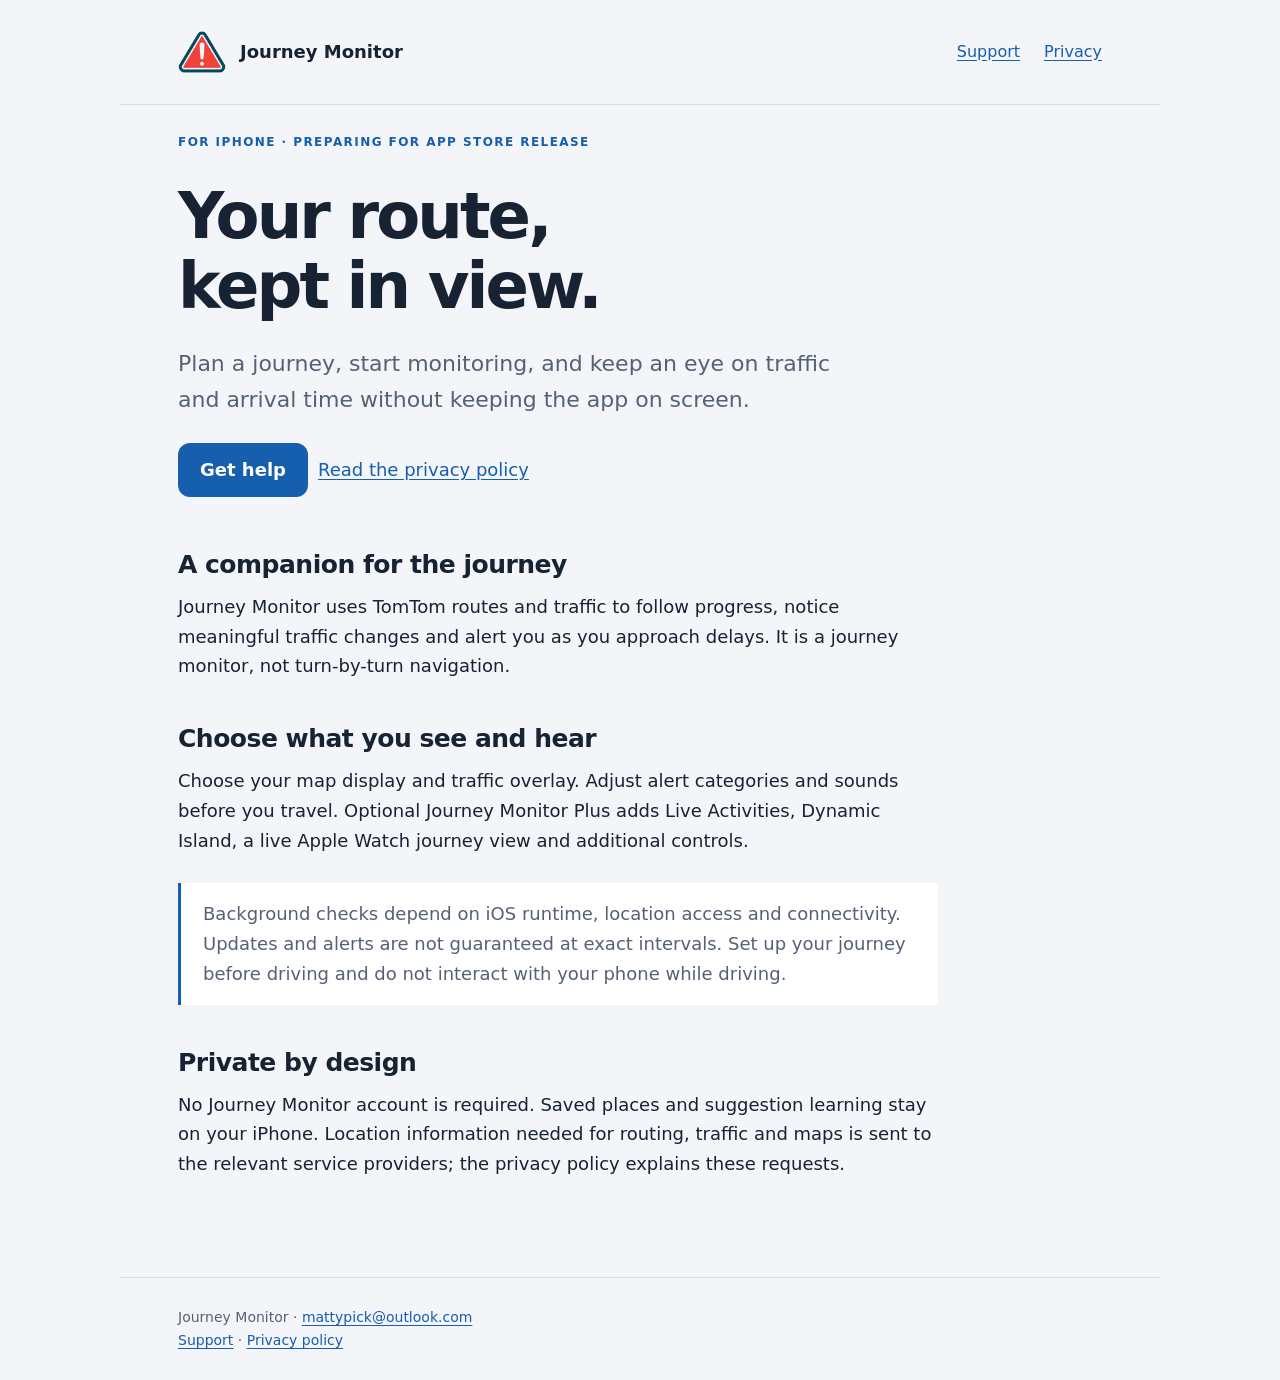
<file: index.html>
<!doctype html><html lang="en-GB"><head><meta charset="utf-8"><meta name="viewport" content="width=device-width,initial-scale=1"><title>Journey Monitor — Your route, kept in view</title><meta name="description" content="Journey Monitor support and privacy. Traffic-aware journey monitoring for iPhone, with optional Live Activity and Apple Watch features."><link rel="stylesheet" href="/style.css"><link rel="icon" href="/icon.png"></head><body><a class="skip" href="#main">Skip to content</a><header><a class="brand" href="/"><img src="/icon.png" alt="" width="48" height="48">Journey Monitor</a><nav aria-label="Main"><a href="/support/">Support</a><a href="/privacy/">Privacy</a></nav></header><main id="main"><p class="eyebrow">For iPhone · Preparing for App Store release</p><h1>Your route,<br>kept in view.</h1><p class="intro">Plan a journey, start monitoring, and keep an eye on traffic and arrival time without keeping the app on screen.</p><a class="button" href="/support/">Get help</a><a href="/privacy/">Read the privacy policy</a><article><h2>A companion for the journey</h2><p>Journey Monitor uses TomTom routes and traffic to follow progress, notice meaningful traffic changes and alert you as you approach delays. It is a journey monitor, not turn-by-turn navigation.</p><h2>Choose what you see and hear</h2><p>Choose your map display and traffic overlay. Adjust alert categories and sounds before you travel. Optional Journey Monitor Plus adds Live Activities, Dynamic Island, a live Apple Watch journey view and additional controls.</p><div class="note">Background checks depend on iOS runtime, location access and connectivity. Updates and alerts are not guaranteed at exact intervals. Set up your journey before driving and do not interact with your phone while driving.</div><h2>Private by design</h2><p>No Journey Monitor account is required. Saved places and suggestion learning stay on your iPhone. Location information needed for routing, traffic and maps is sent to the relevant service providers; the privacy policy explains these requests.</p></article></main><footer>Journey Monitor · <a href="mailto:mattypick@outlook.com">mattypick@outlook.com</a><br><a href="/support/">Support</a> · <a href="/privacy/">Privacy policy</a></footer></body></html>
</file>
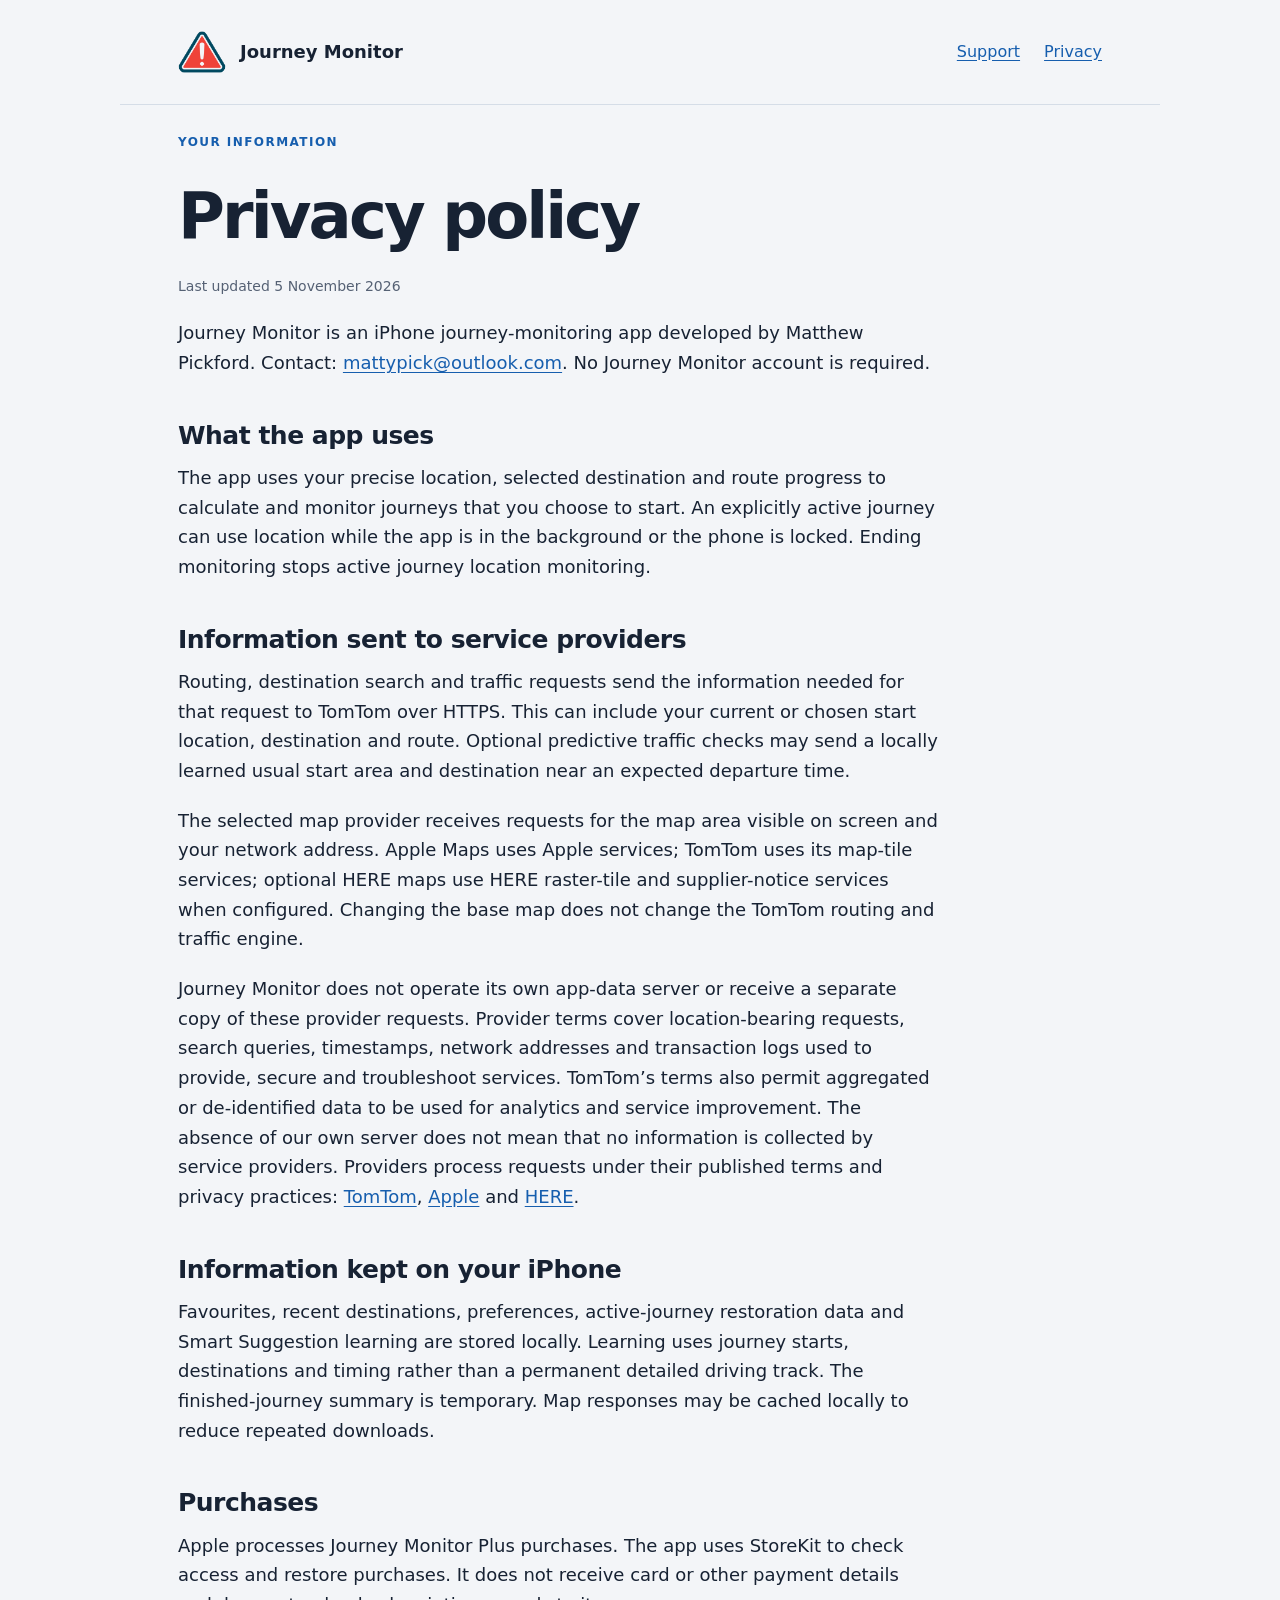
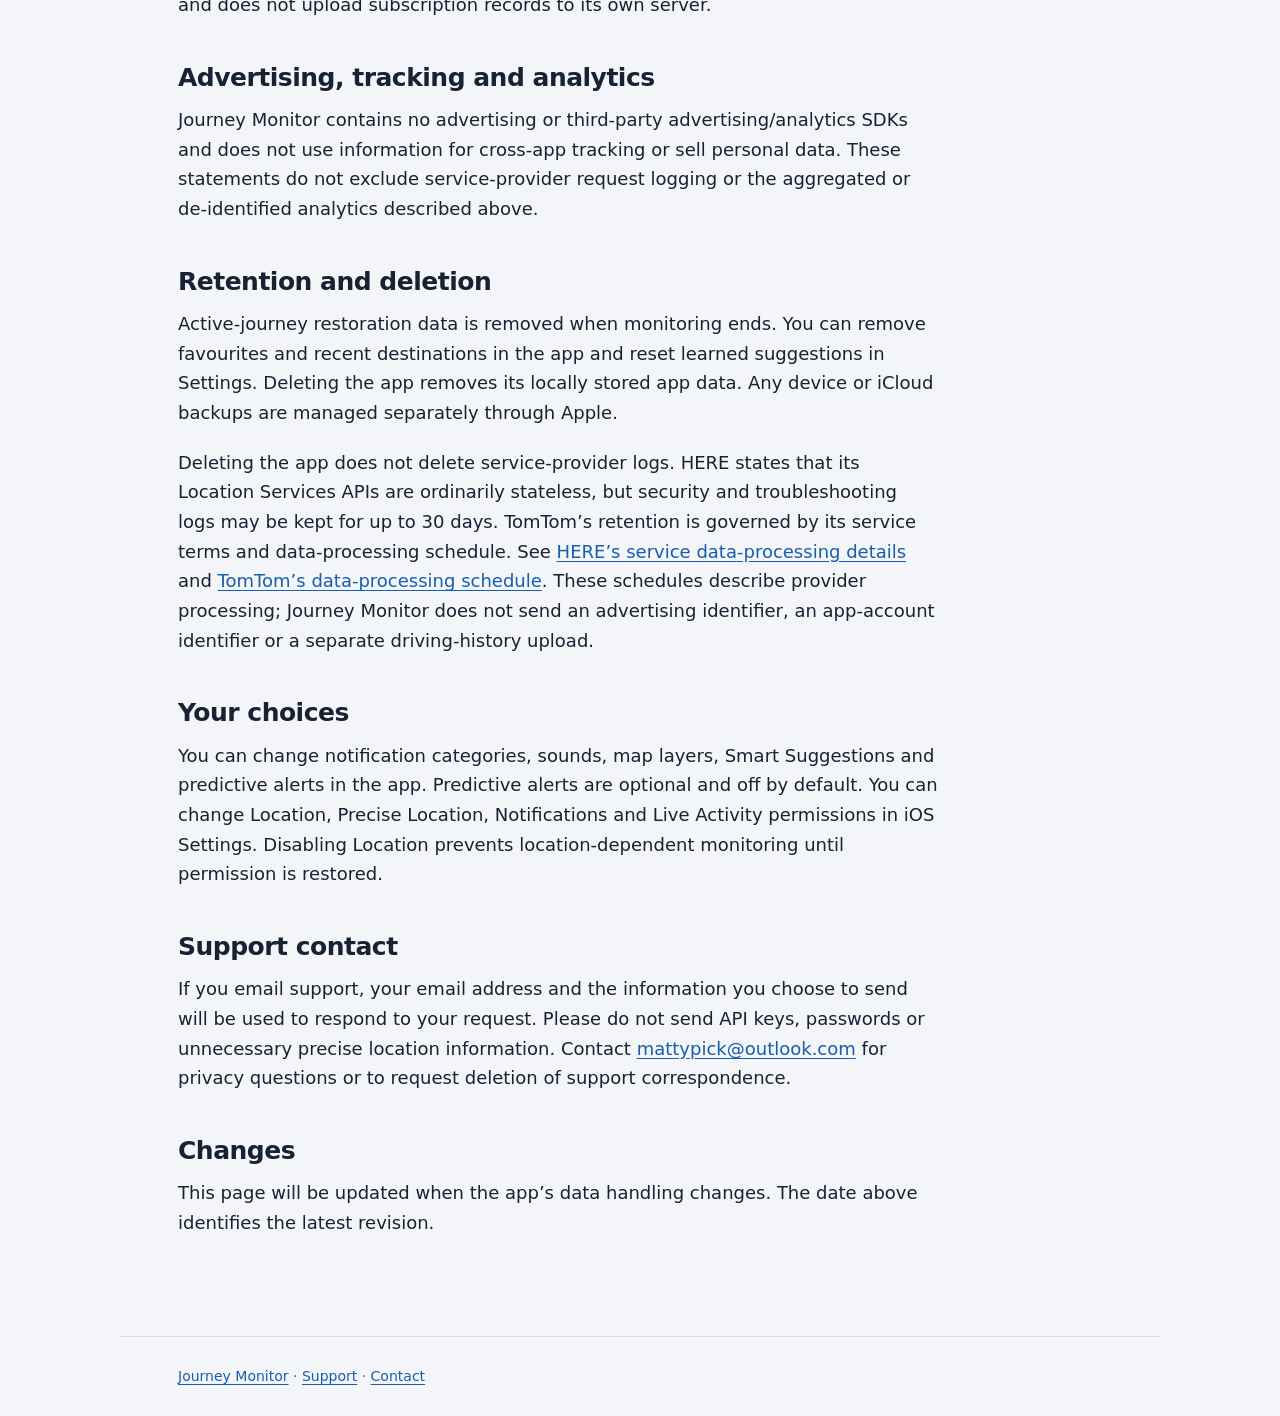
<file: privacy/index.html>
<!doctype html><html lang="en-GB"><head><meta charset="utf-8"><meta name="viewport" content="width=device-width,initial-scale=1"><title>Privacy Policy — Journey Monitor</title><meta name="description" content="How Journey Monitor uses location, maps, subscriptions and locally stored information."><link rel="stylesheet" href="/style.css"><link rel="icon" href="/icon.png"></head><body><a class="skip" href="#main">Skip to content</a><header><a class="brand" href="/"><img src="/icon.png" alt="" width="48" height="48">Journey Monitor</a><nav aria-label="Main"><a href="/support/">Support</a><a href="/privacy/" aria-current="page">Privacy</a></nav></header><main id="main"><article><p class="eyebrow">Your information</p><h1>Privacy policy</h1><p class="meta">Last updated 5 November 2026</p><p>Journey Monitor is an iPhone journey-monitoring app developed by Matthew Pickford. Contact: <a href="mailto:mattypick@outlook.com">mattypick@outlook.com</a>. No Journey Monitor account is required.</p><h2>What the app uses</h2><p>The app uses your precise location, selected destination and route progress to calculate and monitor journeys that you choose to start. An explicitly active journey can use location while the app is in the background or the phone is locked. Ending monitoring stops active journey location monitoring.</p><h2>Information sent to service providers</h2><p>Routing, destination search and traffic requests send the information needed for that request to TomTom over HTTPS. This can include your current or chosen start location, destination and route. Optional predictive traffic checks may send a locally learned usual start area and destination near an expected departure time.</p><p>The selected map provider receives requests for the map area visible on screen and your network address. Apple Maps uses Apple services; TomTom uses its map-tile services; optional HERE maps use HERE raster-tile and supplier-notice services when configured. Changing the base map does not change the TomTom routing and traffic engine.</p><p>Journey Monitor does not operate its own app-data server or receive a separate copy of these provider requests. Provider terms cover location-bearing requests, search queries, timestamps, network addresses and transaction logs used to provide, secure and troubleshoot services. TomTom’s terms also permit aggregated or de-identified data to be used for analytics and service improvement. The absence of our own server does not mean that no information is collected by service providers. Providers process requests under their published terms and privacy practices: <a href="https://www.tomtom.com/privacy/">TomTom</a>, <a href="https://www.apple.com/legal/privacy/">Apple</a> and <a href="https://legal.here.com/en-gb/privacy">HERE</a>.</p><h2>Information kept on your iPhone</h2><p>Favourites, recent destinations, preferences, active-journey restoration data and Smart Suggestion learning are stored locally. Learning uses journey starts, destinations and timing rather than a permanent detailed driving track. The finished-journey summary is temporary. Map responses may be cached locally to reduce repeated downloads.</p><h2>Purchases</h2><p>Apple processes Journey Monitor Plus purchases. The app uses StoreKit to check access and restore purchases. It does not receive card or other payment details and does not upload subscription records to its own server.</p><h2>Advertising, tracking and analytics</h2><p>Journey Monitor contains no advertising or third-party advertising/analytics SDKs and does not use information for cross-app tracking or sell personal data. These statements do not exclude service-provider request logging or the aggregated or de-identified analytics described above.</p><h2>Retention and deletion</h2><p>Active-journey restoration data is removed when monitoring ends. You can remove favourites and recent destinations in the app and reset learned suggestions in Settings. Deleting the app removes its locally stored app data. Any device or iCloud backups are managed separately through Apple.</p><p>Deleting the app does not delete service-provider logs. HERE states that its Location Services APIs are ordinarily stateless, but security and troubleshooting logs may be kept for up to 30 days. TomTom’s retention is governed by its service terms and data-processing schedule. See <a href="https://www.here.com/en-gb/privacy/details-of-data-processing">HERE’s service data-processing details</a> and <a href="https://www.tomtom.com/en-gb/legal/third-party-product-terms/">TomTom’s data-processing schedule</a>. These schedules describe provider processing; Journey Monitor does not send an advertising identifier, an app-account identifier or a separate driving-history upload.</p><h2>Your choices</h2><p>You can change notification categories, sounds, map layers, Smart Suggestions and predictive alerts in the app. Predictive alerts are optional and off by default. You can change Location, Precise Location, Notifications and Live Activity permissions in iOS Settings. Disabling Location prevents location-dependent monitoring until permission is restored.</p><h2>Support contact</h2><p>If you email support, your email address and the information you choose to send will be used to respond to your request. Please do not send API keys, passwords or unnecessary precise location information. Contact <a href="mailto:mattypick@outlook.com">mattypick@outlook.com</a> for privacy questions or to request deletion of support correspondence.</p><h2>Changes</h2><p>This page will be updated when the app’s data handling changes. The date above identifies the latest revision.</p></article></main><footer><a href="/">Journey Monitor</a> · <a href="/support/">Support</a> · <a href="mailto:mattypick@outlook.com">Contact</a></footer></body></html>
</file>
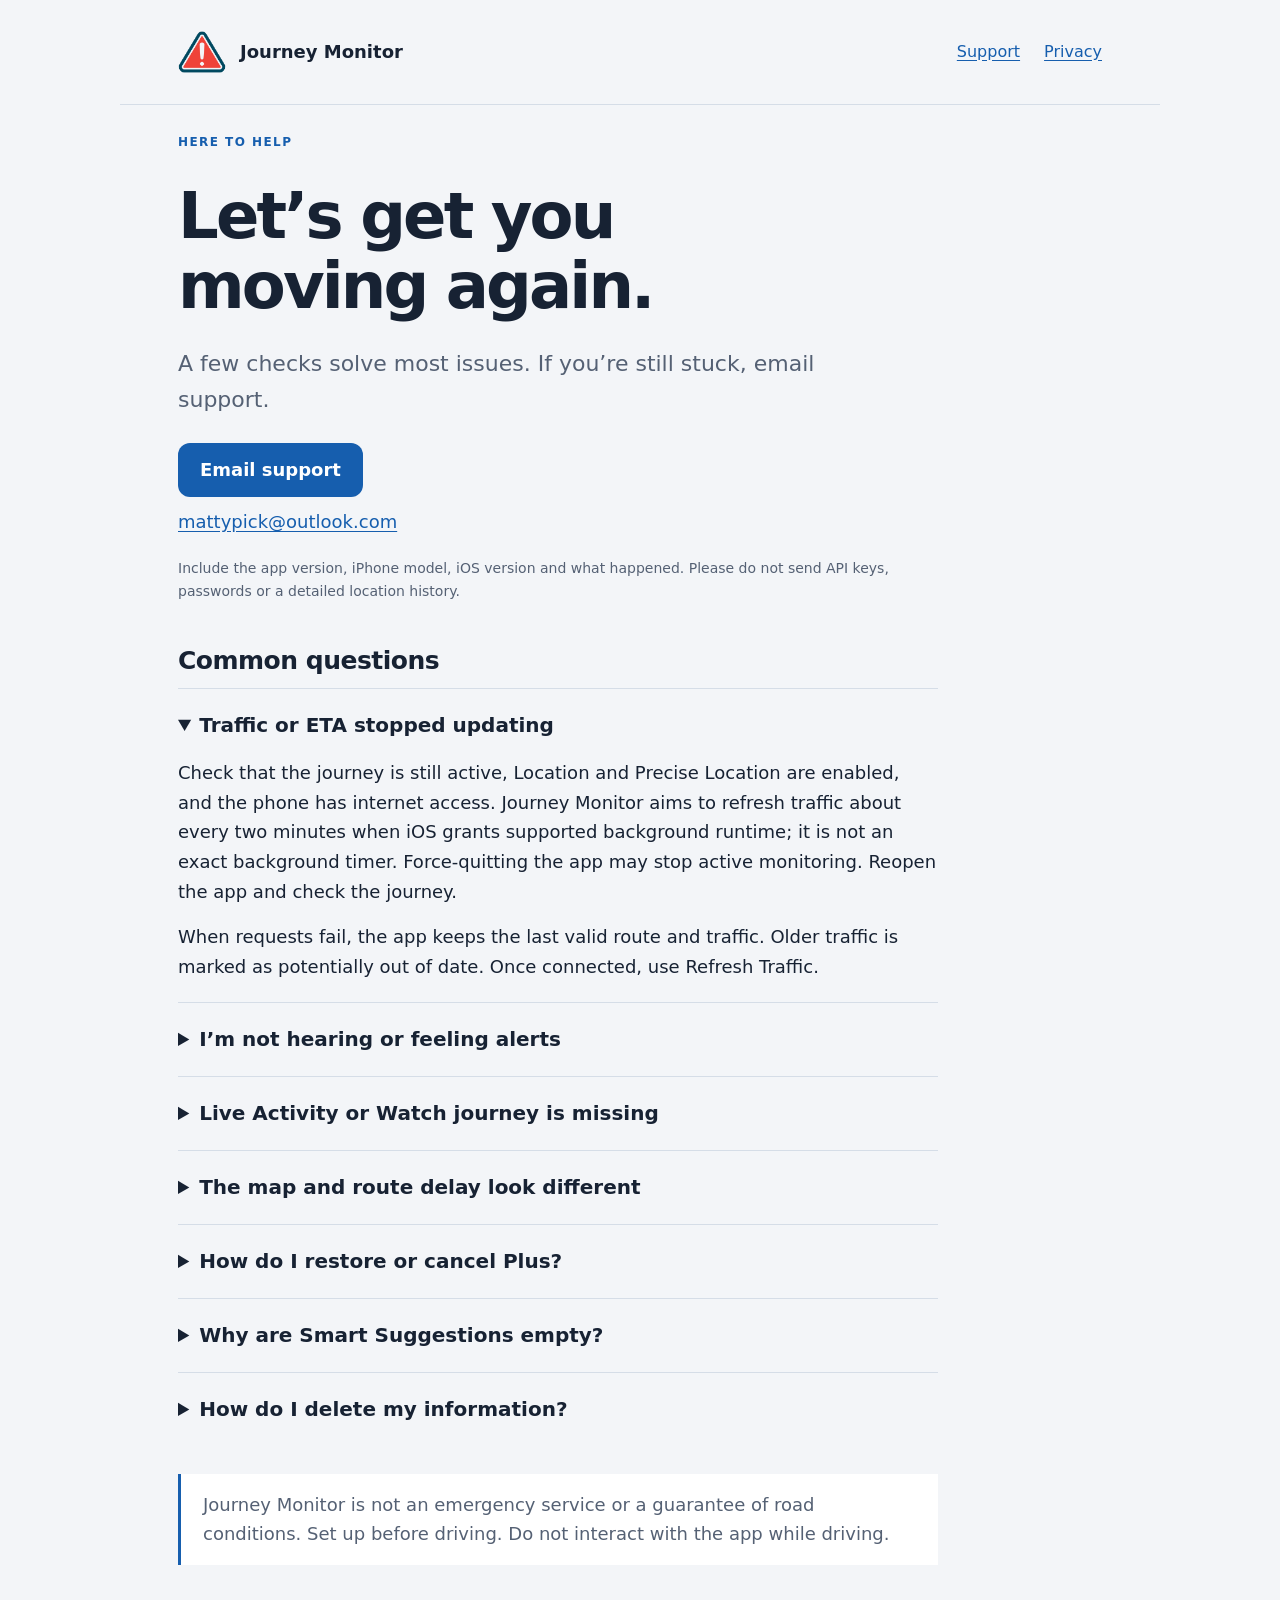
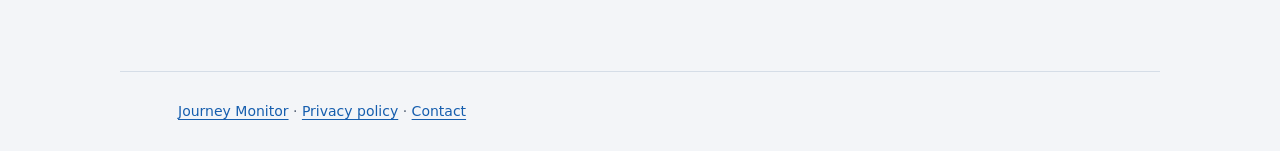
<file: support/index.html>
<!doctype html><html lang="en-GB"><head><meta charset="utf-8"><meta name="viewport" content="width=device-width,initial-scale=1"><title>Support — Journey Monitor</title><meta name="description" content="Help with Journey Monitor traffic updates, notifications, maps, subscriptions and privacy."><link rel="stylesheet" href="/style.css"><link rel="icon" href="/icon.png"></head><body><a class="skip" href="#main">Skip to content</a><header><a class="brand" href="/"><img src="/icon.png" alt="" width="48" height="48">Journey Monitor</a><nav aria-label="Main"><a href="/support/" aria-current="page">Support</a><a href="/privacy/">Privacy</a></nav></header><main id="main"><article><p class="eyebrow">Here to help</p><h1>Let’s get you<br>moving again.</h1><p class="intro">A few checks solve most issues. If you’re still stuck, email support.</p><a class="button" href="mailto:mattypick@outlook.com?subject=Journey%20Monitor%20support">Email support</a><p><a href="mailto:mattypick@outlook.com">mattypick@outlook.com</a></p><p class="meta">Include the app version, iPhone model, iOS version and what happened. Please do not send API keys, passwords or a detailed location history.</p><h2>Common questions</h2><details open><summary>Traffic or ETA stopped updating</summary><p>Check that the journey is still active, Location and Precise Location are enabled, and the phone has internet access. Journey Monitor aims to refresh traffic about every two minutes when iOS grants supported background runtime; it is not an exact background timer. Force-quitting the app may stop active monitoring. Reopen the app and check the journey.</p><p>When requests fail, the app keeps the last valid route and traffic. Older traffic is marked as potentially out of date. Once connected, use Refresh Traffic.</p></details><details><summary>I’m not hearing or feeling alerts</summary><p>Check iOS Settings → Journey Monitor → Notifications, Focus and silent settings. In Journey Monitor, open Settings → Traffic Alerts → Sound & Haptics. Use Send Test Notification before travelling. iOS controls the vibration pattern outside the app; in-app haptic choices apply only while the app is visible. Apple Watch may receive an alert instead of a locked iPhone.</p><p>Time Sensitive driving alerts are optional and subject to iOS permissions. They are not Critical Alerts and do not override the silent switch.</p></details><details><summary>Live Activity or Watch journey is missing</summary><p>The live journey view on Apple Watch and Live Activity are Plus features. Check Plus access and Settings → Journey → Live Activity. Check iOS Live Activity permissions, reopen the iPhone app and confirm a journey is active. Normal notification mirroring is controlled by Apple.</p></details><details><summary>The map and route delay look different</summary><p>Map Layers changes the base map, not the TomTom route engine. Apple’s wider-area traffic and TomTom’s route-specific information can differ. Traffic delay may exist without a separately reported incident. Switching map layers does not restart monitoring.</p></details><details><summary>How do I restore or cancel Plus?</summary><p>Open Settings → Journey Monitor Plus → Restore Purchases using the Apple Account that purchased it. Manage or cancel in iOS Settings → Apple Account → Subscriptions. Access follows Apple’s entitlement state; cancellation does not delete saved places. Availability, prices and any introductory offer are shown by the App Store.</p></details><details><summary>Why are Smart Suggestions empty?</summary><p>They learn locally from journeys you actually start and need repeated patterns. Enable suggestions in Settings if you have Plus. Predictive traffic notifications are separate, optional and off by default; iOS decides when their background checks run.</p></details><details><summary>How do I delete my information?</summary><p>Remove favourites and recents in the app. Reset Learned Suggestions in Settings to remove learning without deleting favourites. End monitoring to remove the saved active journey. Uninstalling removes the app’s local data; device backups are managed separately by Apple. No Journey Monitor account needs deleting.</p></details><div class="note">Journey Monitor is not an emergency service or a guarantee of road conditions. Set up before driving. Do not interact with the app while driving.</div></article></main><footer><a href="/">Journey Monitor</a> · <a href="/privacy/">Privacy policy</a> · <a href="mailto:mattypick@outlook.com">Contact</a></footer></body></html>
</file>
<file: style.css>
:root{color-scheme:light dark;--bg:#f3f5f8;--panel:#fff;--ink:#172233;--muted:#556174;--accent:#165eae;--line:#d5dde7}*{box-sizing:border-box}body{margin:0;background:var(--bg);color:var(--ink);font:18px/1.65 system-ui,-apple-system,sans-serif}a{color:var(--accent);text-underline-offset:.18em}a:hover{text-decoration-thickness:2px}a:focus-visible{outline:3px solid var(--accent);outline-offset:5px;border-radius:3px}header,main,footer{max-width:1040px;margin:auto;padding:28px clamp(20px,5vw,58px)}header{display:flex;align-items:center;justify-content:space-between;gap:24px;flex-wrap:wrap;border-bottom:1px solid var(--line)}.brand{display:flex;align-items:center;gap:14px;font-weight:750;text-decoration:none;color:var(--ink)}.brand img{width:48px;height:48px;border-radius:12px}nav{display:flex;gap:24px;flex-wrap:wrap}nav a{font-size:16px}h1{font-size:clamp(38px,6vw,64px);letter-spacing:-.045em;line-height:1.1;margin:28px 0 24px}h2{font-size:25px;line-height:1.25;letter-spacing:-.02em;margin:42px 0 12px}p{margin:0 0 20px}.eyebrow{color:var(--accent);text-transform:uppercase;letter-spacing:.12em;font-size:12px;font-weight:750}.intro{max-width:700px;font-size:22px;color:var(--muted)}.button{display:inline-block;background:var(--accent);color:white;text-decoration:none;padding:12px 22px;border-radius:12px;font-weight:650;margin:5px 10px 10px 0}.note{border-left:3px solid var(--accent);padding:16px 22px;background:var(--panel);margin:28px 0;color:var(--muted)}article{max-width:760px}.meta,footer{color:var(--muted);font-size:14px}footer{border-top:1px solid var(--line);margin-top:50px}.steps{padding-left:25px}.steps li{margin:12px 0}details{border-top:1px solid var(--line);padding:20px 0}summary{font-size:20px;font-weight:650;cursor:pointer}details p{margin:16px 0 0}main{min-height:65vh}.skip{position:absolute;top:-100px;left:20px;padding:10px;background:var(--panel)}.skip:focus{top:12px} @media(prefers-color-scheme:dark){:root{--bg:#111820;--panel:#1c2835;--ink:#edf2f8;--muted:#b1bece;--accent:#88bdff;--line:#344252}.button{color:#111820}}@media(max-width:520px){body{font-size:17px}header,main,footer{padding:22px}nav{gap:18px}.intro{font-size:20px}}
</file>
